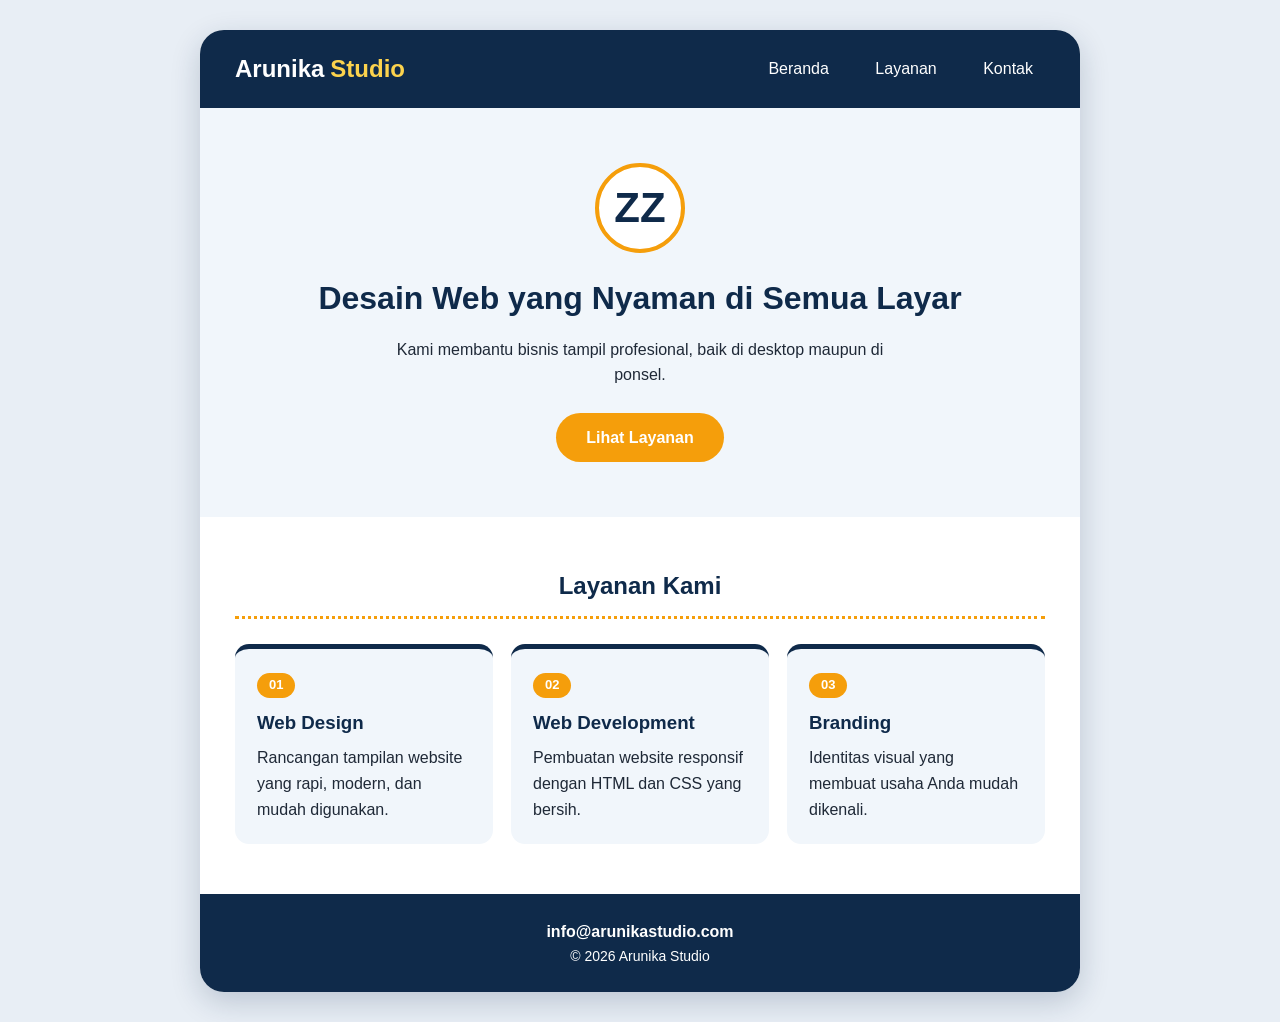
<file: Pertemuan 4/index.html>
<!DOCTYPE html>
<html lang="id">
<head>
    <meta charset="UTF-8">
    <meta name="viewport" content="width=device-width, initial-scale=1.0">
    <title>Arunika Studio - Landing Page</title>
    <link rel="stylesheet" href="css/style.css">
</head>
<body>

    <div class="page">

        <!-- Header -->
        <header>
            <h1 class="brand">Arunika<span>Studio</span></h1>
            <nav>
                <a href="#hero">Beranda</a>
                <a href="#layanan">Layanan</a>
                <a href="#kontak">Kontak</a>
            </nav>
        </header>

        <!-- Hero -->
        <section id="hero">
            <div class="logo-circle">ZZ</div>
            <h2>Desain Web yang Nyaman di Semua Layar</h2>
            <p>Kami membantu bisnis tampil profesional, baik di desktop maupun di ponsel.</p>
            <a href="#layanan" class="btn">Lihat Layanan</a>
        </section>

        <!-- Tiga Layanan -->
        <section id="layanan">
            <h2 class="heading">Layanan Kami</h2>
            <div class="service-list">
                <div class="service-card">
                    <span class="number">01</span>
                    <h3>Web Design</h3>
                    <p>Rancangan tampilan website yang rapi, modern, dan mudah digunakan.</p>
                </div>
                <div class="service-card">
                    <span class="number">02</span>
                    <h3>Web Development</h3>
                    <p>Pembuatan website responsif dengan HTML dan CSS yang bersih.</p>
                </div>
                <div class="service-card">
                    <span class="number">03</span>
                    <h3>Branding</h3>
                    <p>Identitas visual yang membuat usaha Anda mudah dikenali.</p>
                </div>
            </div>
        </section>

        <!-- Footer -->
        <footer id="kontak">
            <p class="contact">info@arunikastudio.com</p>
            <p>&copy; 2026 Arunika Studio</p>
        </footer>

    </div>

</body>
</html>
</file>
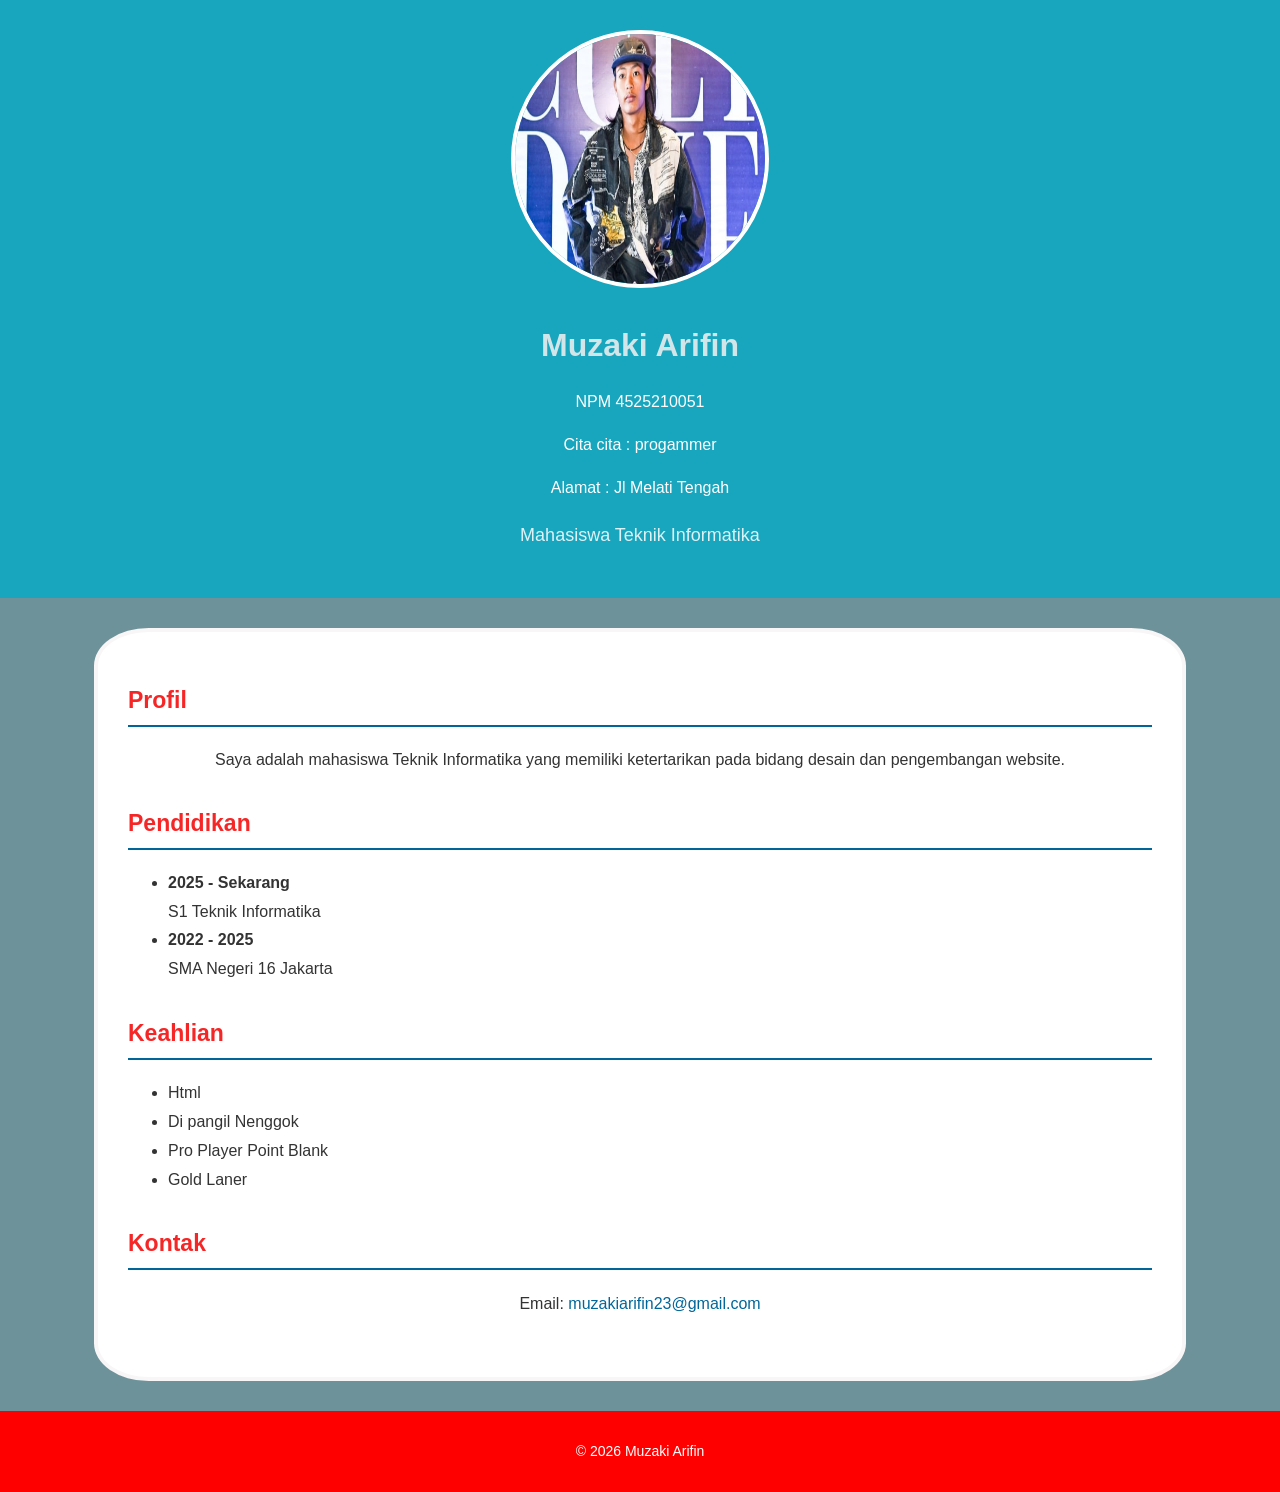
<file: pertemuan 3/contoh2/index.html>
<!DOCTYPE html>
<html lang="id">
<head>
  <meta charset="UTF-8">
  <meta name="viewport" content="width=device-width, initial-scale=1.0">
  <title>Curriculum Vitae</title>
  <!-- Menghubungkan HTML dengan file CSS -->
  <link rel="stylesheet" href="css/style.css">
</head>
<body>

  <header>
    <img
      src="img/bonge.jpg" alt="Foto Profil Mahasiswa" class="foto-profil">
    <h1>Muzaki Arifin</h1>
    <p>NPM 4525210051</p>
    <p>Cita cita : progammer</p>
    <p>Alamat : Jl Melati Tengah</p>
    <p class="profesi">
    Mahasiswa Teknik Informatika
    </p>
  </header>

  <main>

    <!-- Profil -->
    <section>
      <h2>Profil</h2>
      <p>
        Saya adalah mahasiswa Teknik Informatika yang memiliki ketertarikan pada
        bidang desain dan pengembangan website.
      </p>
    </section>

    <!-- Pendidikan -->
    <section>
      <h2>Pendidikan</h2>
      <ul>
        <li>
          <strong>2025 - Sekarang</strong><br> S1 Teknik Informatika
        </li>
        <li>
          <strong>2022 - 2025</strong><br> SMA Negeri 16 Jakarta
        </li>
      </ul>
    </section>

    <!-- Keahlian -->
    <section>
      <h2>Keahlian</h2>
      <ul>
        <li>Html</li>
        <li>Di pangil Nenggok</li>
        <li>Pro Player Point Blank</li>
        <li>Gold Laner</li>
      </ul>
    </section>

    <!-- Kontak -->
    <section>
      <h2>Kontak</h2>
      <p>
        Email:
        <a href="mailto:muzakiarifin23@gmail.com"> muzakiarifin23@gmail.com
        </a>
      </p>
    </section>

  </main>

  <footer>
    <p>
      &copy; 2026 Muzaki Arifin
    </p>
  </footer>

</body>
</html>
</file>
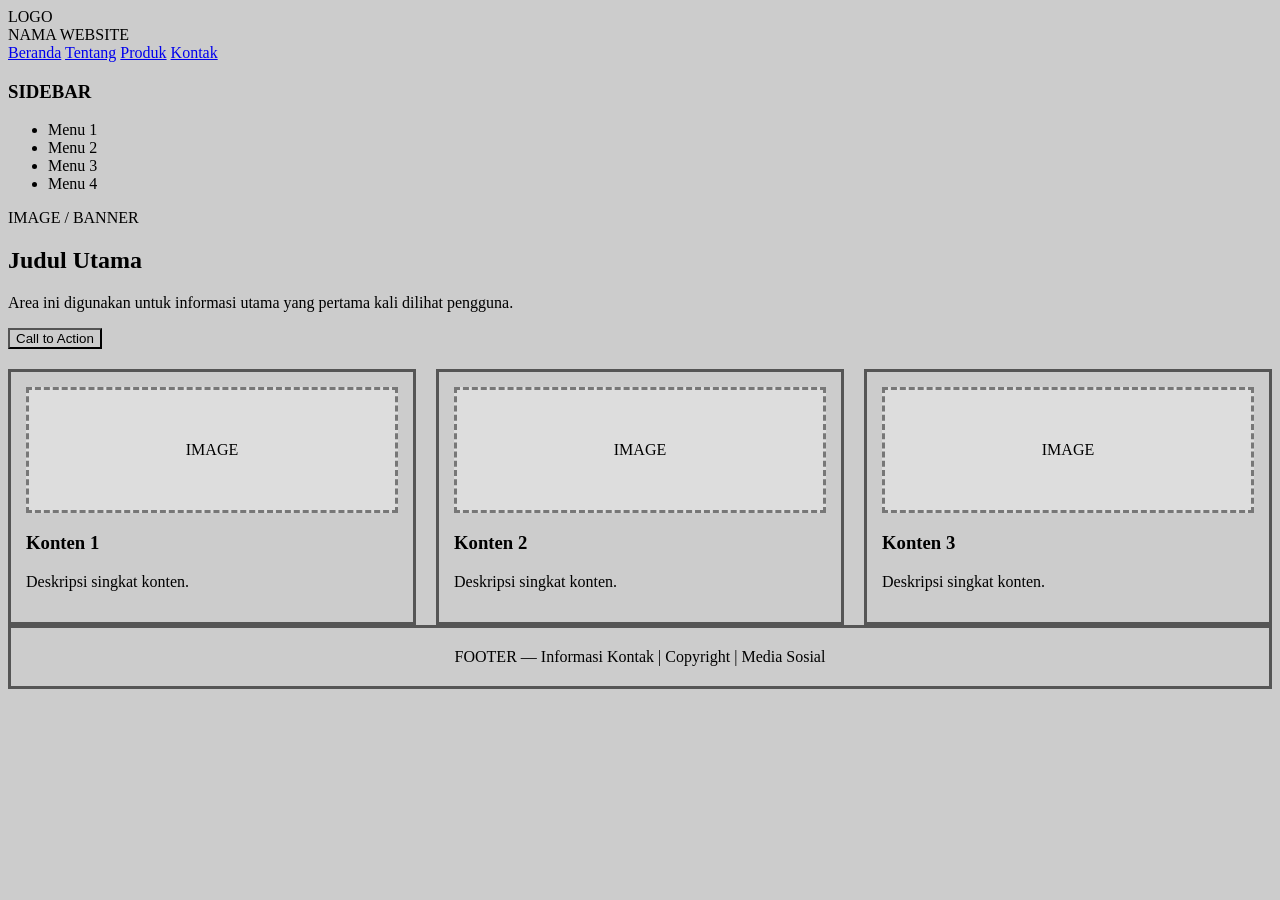
<file: Pertemuan 5/contoh 1/index.html>
<!DOCTYPE html>
<html lang="id">
<head>
    <meta charset="UTF-8">
    <meta name="viewport"
          content="width=device-width, initial-scale=1.0">
    <title>Low Fidelity Wireframe</title>
    <link rel="stylesheet" href="css/style.css">
</head>
<body>

    <!-- Header -->
    <header class="header">
        <div class="logo">
            LOGO
        </div>
        <div class="judul">
            NAMA WEBSITE
        </div>
    </header>

    <!-- Navbar -->
    <nav class="navbar">
        <a href="#">Beranda</a>
        <a href="#">Tentang</a>
        <a href="#">Produk</a>
        <a href="#">Kontak</a>
    </nav>

    <!-- Layout utama -->
    <main class="layout">

        <!-- Sidebar -->
        <aside class="sidebar">
            <h3>SIDEBAR</h3>
            <ul>
                <li>Menu 1</li>
                <li>Menu 2</li>
                <li>Menu 3</li>
                <li>Menu 4</li>
            </ul>
        </aside>

        <!-- Content -->
        <section class="content">
            <div class="hero">
                <div class="image-placeholder">
                    IMAGE / BANNER
                </div>

                <h1>Judul Utama</h1>
                <p>
                    Area ini digunakan untuk informasi utama
                    yang pertama kali dilihat pengguna.
                </p>

                <button>
                    Call to Action
                </button>
            </div>

            <!-- Card -->
            <div class="card-container">

                <div class="card">
                    <div class="gambar-card">
                        IMAGE
                    </div>
                    <h3>Konten 1</h3>
                    <p>
                        Deskripsi singkat konten.
                    </p>
                </div>

                <div class="card">
                    <div class="gambar-card">
                        IMAGE
                    </div>
                    <h3>Konten 2</h3>
                    <p>
                        Deskripsi singkat konten.
                    </p>
                </div>

                <div class="card">
                    <div class="gambar-card">
                        IMAGE
                    </div>
                    <h3>Konten 3</h3>
                    <p>
                        Deskripsi singkat konten.
                    </p>
                </div>

            </div>
        </section>
    </main>

    <!-- Footer -->
    <footer class="footer">
        FOOTER — Informasi Kontak | Copyright | Media Sosial
    </footer>

</body>
</html>
</file>
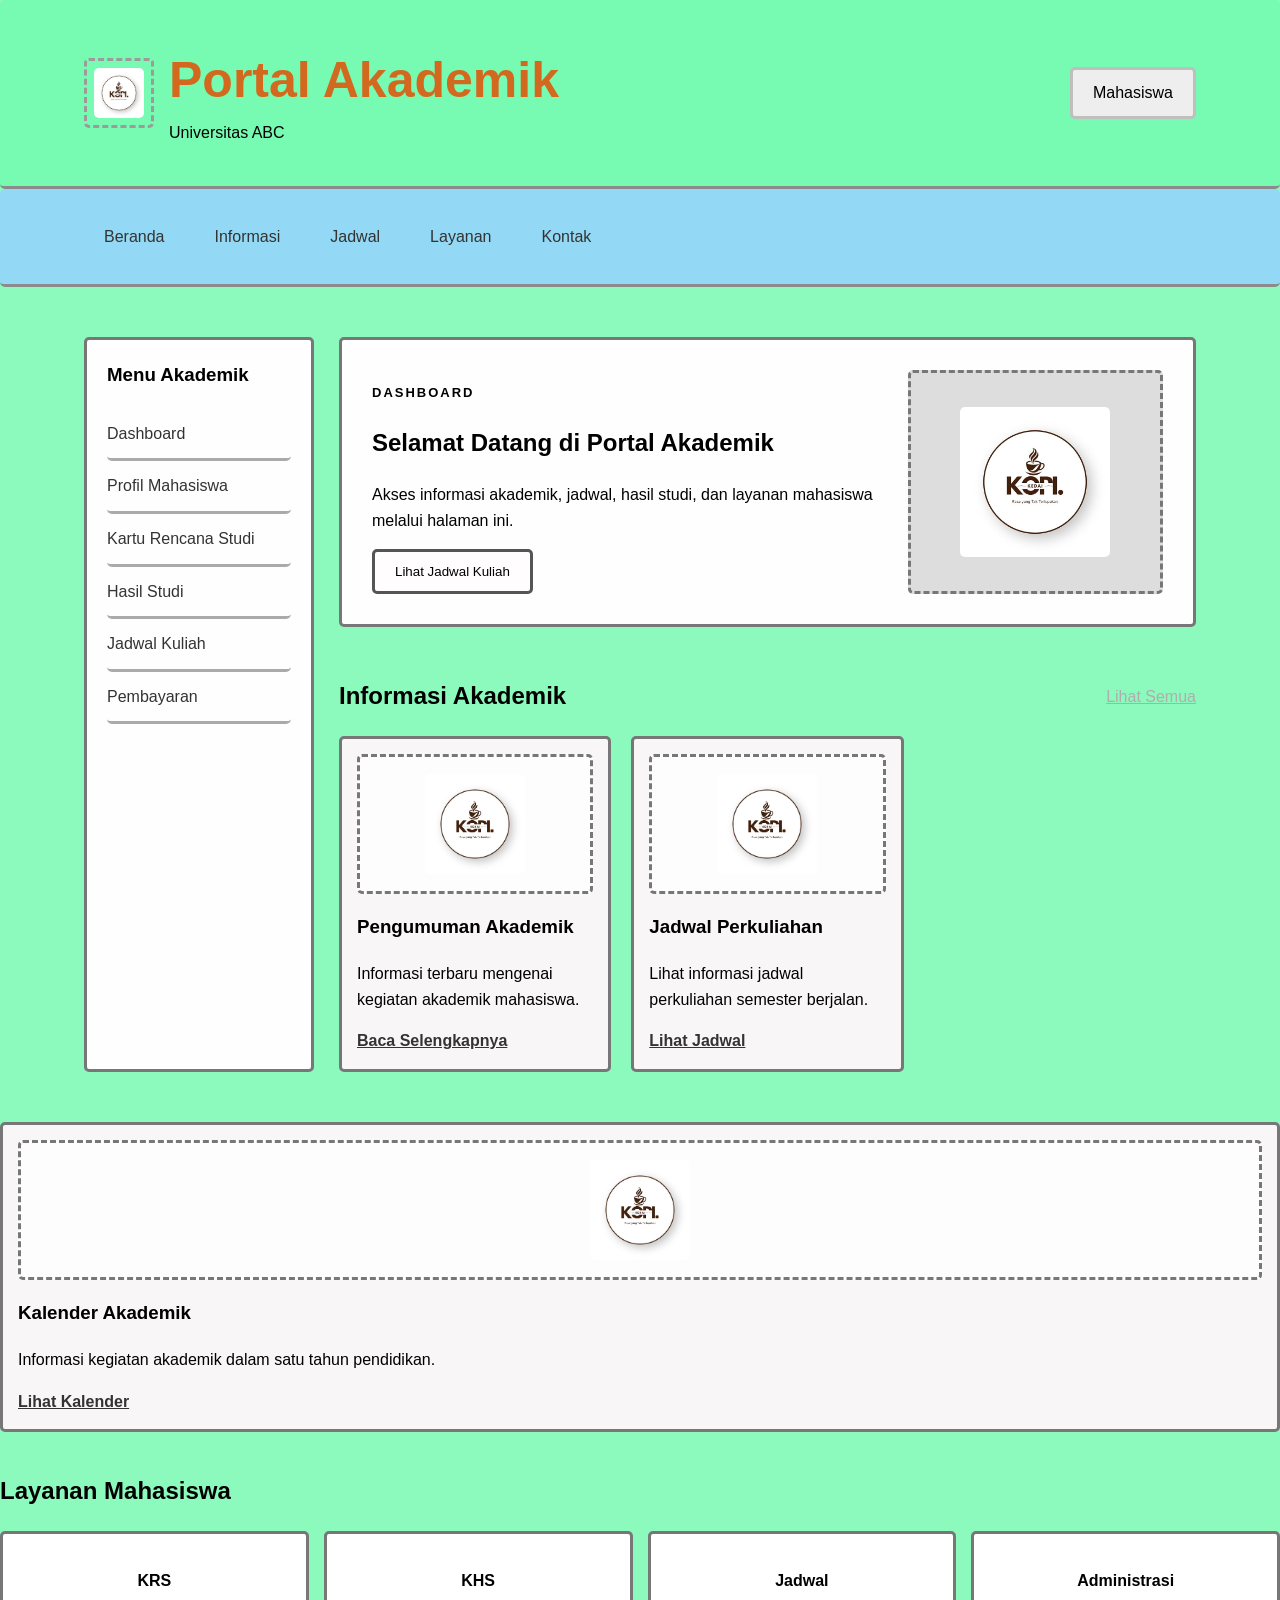
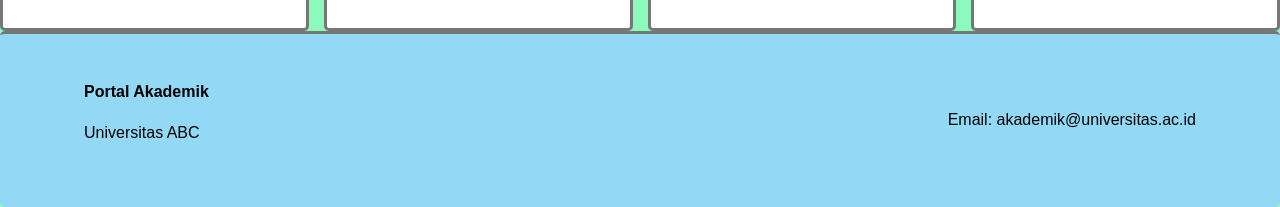
<file: Pertemuan 5/contoh 2/index.html>
<!DOCTYPE html>
<html lang="id">
<head>
    <meta charset="UTF-8">
    <meta name="viewport"
          content="width=device-width, initial-scale=1.0">
    <title>Wireframe Portal Akademik</title>
    <link rel="stylesheet" href="css/style.css">
</head>
<body>
    <!-- Header -->
    <header>
        <div class="container header-wrapper">
            <div class="brand">
                <div class="logo-placeholder">
                    <img src="img/images.jpg" alt="Logo Universitas" width="50" height="50">
                </div>
                <div>
                    <h1>Portal Akademik</h1>
                    <p>Universitas ABC</p>
                </div>
            </div>
            <div class="profile">
                Mahasiswa
            </div>
        </div>
    </header>

    <!-- Navigation -->
    <nav>
        <div class="container nav-wrapper">
            <a href="#beranda">Beranda</a>
            <a href="#informasi">Informasi</a>
            <a href="#jadwal">Jadwal</a>
            <a href="#layanan">Layanan</a>
            <a href="#kontak">Kontak</a>
        </div>
    </nav>

    <!-- Main -->
    <main class="container main-layout">
        <!-- Sidebar -->
        <aside class="sidebar">
            <h3>Menu Akademik</h3>
            <a href="#">Dashboard</a>
            <a href="#">Profil Mahasiswa</a>
            <a href="#">Kartu Rencana Studi</a>
            <a href="#">Hasil Studi</a>
            <a href="#">Jadwal Kuliah</a>
            <a href="#">Pembayaran</a>
        </aside>

        <!-- Main Content -->
        <section class="content">
            <!-- Hero -->
            <section id="beranda" class="hero">
                <div class="hero-text">
                    <p class="label">DASHBOARD</p>
                    <h2>Selamat Datang di Portal Akademik</h2>
                    <p>
                        Akses informasi akademik, jadwal,
                        hasil studi, dan layanan mahasiswa
                        melalui halaman ini.
                    </p>
                    <button>Lihat Jadwal Kuliah</button>
                </div>

                <div class="hero-image">
                    <img src="img/images.jpg" alt="Logo Universitas" width="150" height="150">
                </div>
            </section>

            <!-- Informasi -->
            <section id="informasi">
                <div class="section-title">
                    <h2>Informasi Akademik</h2>
                    <a href="#">Lihat Semua</a>
                </div>

                <div class="card-grid">
                    <article class="card">
                        <div class="card-image">
                            <img src="img/images.jpg" alt="Pengumuman Akademik" width="100" height="100">
                        </div>
                        <h3>Pengumuman Akademik</h3>
                        <p>
                            Informasi terbaru mengenai
                            kegiatan akademik mahasiswa.
                        </p>
                        <a href="#">Baca Selengkapnya</a>
                    </article>

                    <article class="card">
                        <div class="card-image">
                            <img src="img/images.jpg" alt="Jadwal Perkuliahan" width="100" height="100">
                        </div>
                        <h3>Jadwal Perkuliahan</h3>
                        <p>
                            Lihat informasi jadwal
                            perkuliahan semester berjalan.
                        </p>
                        <a href="#">Lihat Jadwal</a>
                    </article>

                    <!-- Bagian selanjutnya tidak terlihat
                         secara lengkap pada gambar -->

                </div>
            </section>
        </section>
    </main>
</body>
</html>
                    <article class="card">
                        <div class="card-image">
                            <img src="img/images.jpg" alt="Kalender Akademik" width="100" height="100">
                        </div>
                        <h3>Kalender Akademik</h3>
                        <p>
                            Informasi kegiatan akademik
                            dalam satu tahun pendidikan.
                        </p>
                        <a href="#">
                            Lihat Kalender
                        </a>
                    </article>
                </div>
            </section>

            <!-- Layanan -->
            <section id="layanan" class="layanan">
                <h2>Layanan Mahasiswa</h2>
                <div class="layanan-grid">
                    <div class="layanan-item">
                        KRS
                    </div>
                    <div class="layanan-item">
                        KHS
                    </div>
                    <div class="layanan-item">
                        Jadwal
                    </div>
                    <div class="layanan-item">
                        Administrasi
                    </div>
                </div>
            </section>
        </section>
    </main>

    <!-- Footer -->
    <footer id="kontak">
        <div class="container footer-wrapper">
            <div>
                <strong>Portal Akademik</strong>
                <p>
                    Universitas ABC
                </p>
            </div>
            <div>
                Email: akademik@universitas.ac.id
            </div>
        </div>
    </footer>
</body>
</html>
</file>
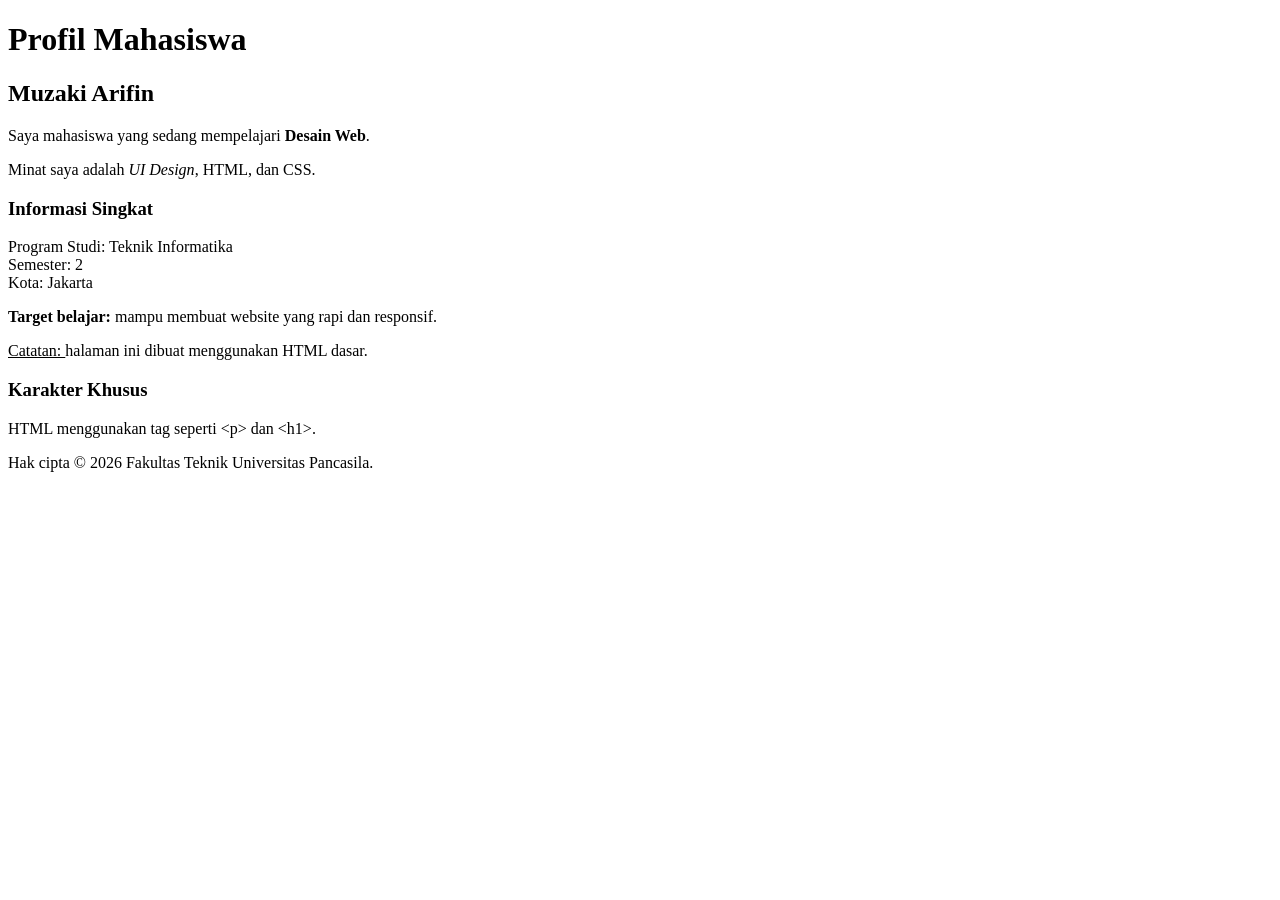
<file: Pertemuan 1/contohprogram.html>
<!DOCTYPE html>
<html lang="id">
<head>
    <meta charset="UTF-8">
    <meta name="viewport" content="width=device-width, initial-scale=1.0">
    <title>Profil Mahasiswa </title>
</head>
<body>
    <h1>Profil Mahasiswa</h1>
    <h2>Muzaki Arifin</h2>
    <p>Saya mahasiswa yang sedang mempelajari <strong>Desain Web</strong>.</p>
    <p>Minat saya adalah <em>UI Design</em>, HTML, dan CSS.</p>
    <h3>Informasi Singkat</h3>
    <p>Program Studi: Teknik Informatika<br>
        Semester: 2<br>
        Kota: Jakarta</p>
    <p><b>Target belajar: </b> mampu membuat website yang rapi dan responsif.</p>
    <p><u>Catatan: </u> halaman ini dibuat menggunakan HTML dasar.</p>
    <h3>Karakter Khusus</h3>
    <p>HTML menggunakan tag seperti &lt;p&gt; dan &lt;h1&gt;.</p>
    <p>Hak cipta &copy; 2026 Fakultas Teknik Universitas Pancasila.</p>
</body>
</html>
</file>
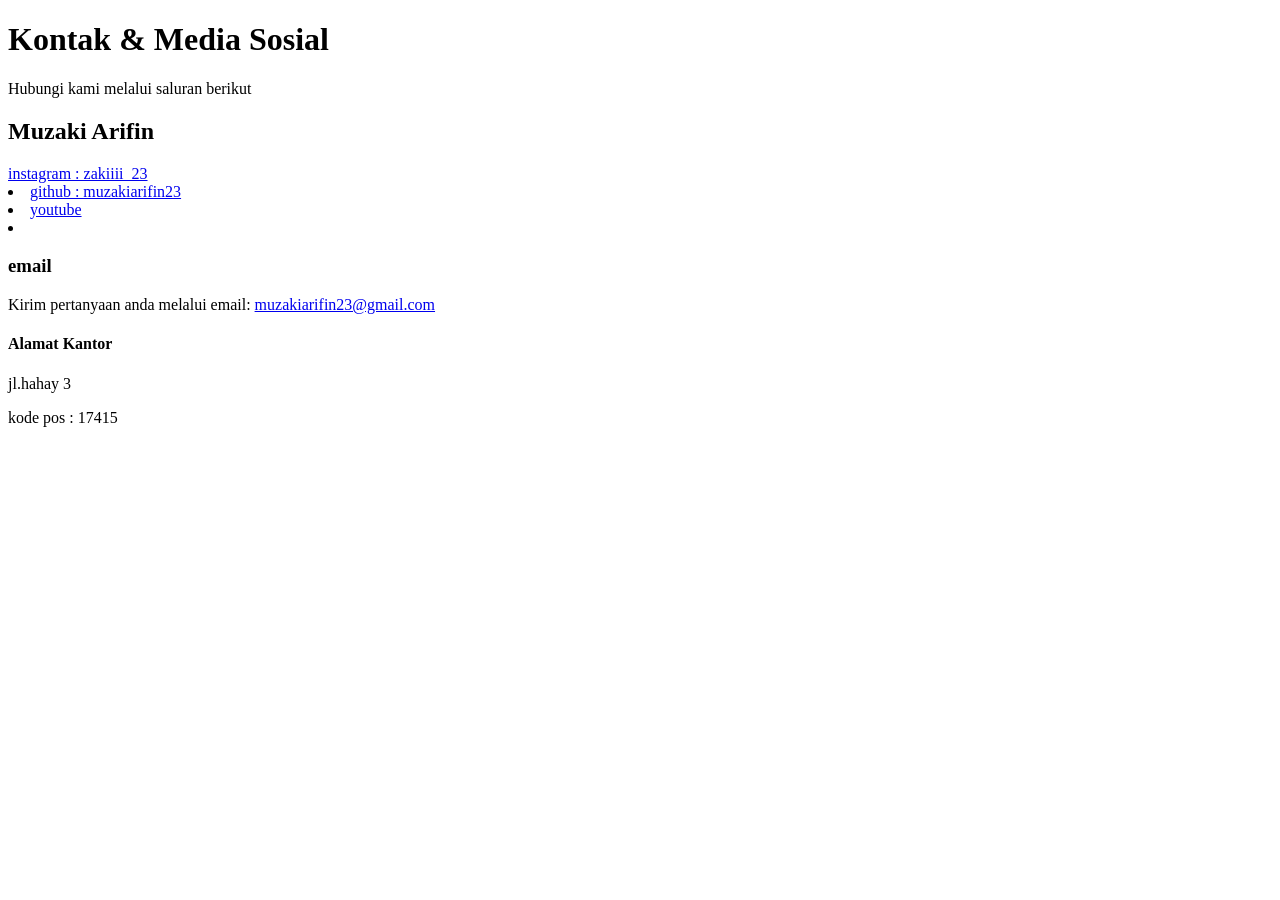
<file: Pertemuan 1/quiz.html>
<!DOCTYPE html>
<html lang="id">
<head>
    <meta charset="UTF-8">
    <meta name="viewport" content="width=device-width, initial-scale=1.0">
    <title>Document </title>
</head>
<body>
<h1>Kontak & Media Sosial</h1>
<p>Hubungi kami melalui saluran berikut</p>
    <h2>Muzaki Arifin</h2>
    <a href ="https://www.instagram.com/zakiiii_23?stkn=MXJidGkyNWhjYnBhdw==" >instagram : zakiiii_23 <li>
    <a href ="https://github.com/muzakiarifin23-design/" >github : muzakiarifin23 <li>     
    <a href ="https://www.youtube.com/" >youtube </a> <li>

    <h3>email</h3>
    <p> Kirim pertanyaan anda melalui email: <a href="mailto:muzakiarifin23@gmail.com">muzakiarifin23@gmail.com </a> </p>
    
<h4>Alamat Kantor</h4>
<p>jl.hahay 3</p>
<p>kode pos : 17415 </p>

</body>
</html>
</file>
<file: Pertemuan 4/css/style.css>
* {
    margin: 0;
    padding: 0;
    box-sizing: border-box; /* box model: lebar sudah termasuk padding & border */
}

body {
    font-family: "Segoe UI", Tahoma, sans-serif;
    line-height: 1.6;
    color: #1f2937;
    background-color: #e8eef5;
    padding: 30px 15px;
}

/* ===== Kotak utama halaman ===== */
.page {
    max-width: 880px;
    margin: 0 auto;
    background-color: #ffffff;
    border-radius: 24px;
    overflow: hidden;
    box-shadow: 0 10px 30px rgba(15, 42, 74, 0.2);
}

/* ===== Class reusable 1: .heading (judul section) ===== */
.heading {
    font-family: "Trebuchet MS", sans-serif;
    font-size: 24px;
    color: #0f2a4a;
    text-align: center;
    padding-bottom: 10px;
    margin-bottom: 25px;
    border-bottom: 3px dotted #f59e0b;
}

/* ===== Class reusable 2: .btn (tombol) ===== */
.btn {
    display: inline-block;
    padding: 12px 30px;
    background-color: #f59e0b;
    color: #ffffff;
    font-weight: bold;
    text-decoration: none;
    border-radius: 50px;
}

.btn:hover {
    background-color: #0f2a4a;
}

/* ===== Header ===== */
header {
    display: flex;
    justify-content: space-between;
    align-items: center;
    padding: 20px 35px;
    background-color: #0f2a4a;
}

.brand {
    font-family: "Trebuchet MS", sans-serif;
    font-size: 24px;
    color: #ffffff;
}

.brand span {
    color: #fcd34d;
    margin-left: 6px;
}

nav a {
    color: #ffffff;
    text-decoration: none;
    margin-left: 18px;
    padding: 6px 12px;
    border-radius: 20px;
}

nav a:hover {
    background-color: #ffffff;
    color: #0f2a4a;
}

/* ===== Hero ===== */
#hero {
    text-align: center;
    padding: 55px 35px;
    background-color: #f1f6fb;
}

.logo-circle {
    width: 90px;
    height: 90px;
    margin: 0 auto 20px;
    line-height: 82px;
    font-size: 42px;
    font-weight: bold;
    color: #0f2a4a;
    background-color: #ffffff;
    border: 4px solid #f59e0b;
    border-radius: 50%;
}

#hero h2 {
    font-family: "Trebuchet MS", sans-serif;
    font-size: 32px;
    color: #0f2a4a;
    margin-bottom: 12px;
}

#hero p {
    max-width: 500px;
    margin: 0 auto 25px;
}

/* ===== Layanan (3 card) ===== */
#layanan {
    padding: 50px 35px;
}

.service-list {
    display: flex;
    gap: 18px;
}

.service-card {
    flex: 1;
    padding: 22px;
    background-color: #f1f6fb;
    border-top: 5px solid #0f2a4a;
    border-radius: 14px;
}

.number {
    display: inline-block;
    padding: 2px 12px;
    margin-bottom: 10px;
    font-size: 13px;
    font-weight: bold;
    color: #ffffff;
    background-color: #f59e0b;
    border-radius: 20px;
}

.service-card h3 {
    font-family: "Trebuchet MS", sans-serif;
    color: #0f2a4a;
    margin-bottom: 8px;
}

/* ===== Footer ===== */
footer {
    text-align: center;
    padding: 25px;
    font-size: 14px;
    color: #ffffff;
    background-color: #0f2a4a;
}

.contact {
    font-weight: bold;
    font-size: 16px;
}

/* ===== Media query (di bawah 768px): card jadi satu kolom ===== */
@media (max-width: 767px) {
    header {
        flex-direction: column;
        gap: 10px;
        padding: 20px;
    }

    nav a {
        margin: 0 4px;
    }

    #hero {
        padding: 40px 20px;
    }

    #hero h2 {
        font-size: 24px;
    }

    #layanan {
        padding: 35px 20px;
    }

    .service-list {
        flex-direction: column;
    }
}
</file>
<file: pertemuan 3/contoh2/css/style.css>
/* =========================
   PENGATURAN DASAR HALAMAN
   ========================= */
body {
  font-family: Arial, Helvetica, sans-serif; font-size: 16px;
  line-height: 1.7; background-color: #6d9299; color: #333333;
  margin: 0;
}

/* =========================
   HEADER
   ========================= */
header {
  background-color: #18a5be; 
  color: white;
  text-align: center; 
  padding: 30px;
}

header h1 {
  font-size: 32px;
  font-weight: bold;
  color: rgba(243, 240, 240, 0.85);
  margin-bottom: 5px;
}

.profesi {
  font-size: 18px;
  font-weight: normal;
  color: rgba(255, 255, 255, 0.85);
}

.foto-profil {
  width: 250px;
  height: 250px;
  border-radius: 50%; 
  border: 4px solid white;
}

/* =========================
   KONTEN UTAMA
   ========================= */
main {
  width: 80%; margin: 30px auto;
  background-color: white;
  padding: 30px;
  border-radius: 5%; 
  border: 4px solid rgb(248, 246, 246);
}

section {
  margin-bottom: 30px;
}

h2 {
  color: #006699; 
  font-size: 23px;
  border-bottom: 2px solid #006699;
  color: rgba(245, 0, 0, 0.85); 
  padding-bottom: 5px;
}

p {
  font-size: 16px; 
  text-align: justify;
  text-align: center;
}

ul {
  line-height: 1.8;
}

/* =========================
   HYPERLINK
   ========================= */
a {
  color: #006699;
  text-decoration: none;
}

a:hover {
  text-decoration: underline;
}

/* =========================
   FOOTER
   ========================= */
footer {
  background-color: rgb(255, 0, 0);
  color: white;
  text-align: center; 
  padding: 15px;
}

footer p {
  text-align: center; font-size: 14px;
}
</file>
<file: Pertemuan 5/contoh 1/css/style.css>
* {
    background-color: #cccccc;
    cursor: pointer;
}

/* ==========================
   CARD
   ========================== */
.card-container {
    display: flex;
    gap: 20px;
    margin-top: 20px;
}

.card {
    flex: 1;
    border: 3px solid #555555;
    padding: 15px;
}

.gambar-card {
    height: 120px;
    border: 3px dashed #777777;
    display: flex;
    justify-content: center;
    align-items: center;
    background-color: #dddddd;
}

/* ==========================
   FOOTER
   ========================== */
.footer {
    text-align: center;
    padding: 20px;
    border: 3px solid #555555;
    background-color: #cccccc;
}

/* ==========================
   RESPONSIVE
   ========================== */
@media (max-width: 768px) {
    .layout {
        flex-direction: column;
    }

    .sidebar,
    .content {
        width: 100%;
    }

    .card-container {
        flex-direction: column;
    }

    .navbar {
        flex-wrap: wrap;
    }
}
</file>
<file: Pertemuan 5/contoh 2/css/style.css>
* {
    box-sizing: border-box;
    border-radius:5px;
}

body {
    margin: 0;
    font-family: Arial, sans-serif;
    background-color: #73faaed0;
    color: #000000;
    line-height: 1.6;
}

.container {
    width: 90%;
    max-width: 1200px;
    margin: auto;
    padding: 20px;
}

/* =========================
   HEADER
   ========================= */
header {
    background-color: #73faaed0;
    border-bottom: 3px solid #8b8b8b;
    padding: 20px 0;
}

.header-wrapper {
    display: flex;
    justify-content: space-between;
    align-items: center;
}

.brand {
    display: flex;
    align-items: center;
    gap: 15px;
}

.logo-placeholder {
    width: 70px;
    height: 70px;
    border: 3px dashed #a09999;
    display: flex;
    align-items: center;
    justify-content: center;
}

.brand h1 {
    margin: 0;
    color:chocolate;
    font-size: 50px;
}

.brand p {
    margin: 0;
}

.profile {
    padding: 10px 20px;
    border: 3px solid #c0bebe;
    background-color: #eeeeee;
}

/* =========================
   NAV
   ========================= */
nav {
    background-color: #93d9f5;
    border-bottom: 3px solid #8b8b8b;
}

.nav-wrapper {
    display: flex;
    gap: 10px;
}

nav a {
    display: block;
    padding: 15px 20px;
    text-decoration: none;
    color: #333333;
}

nav a:hover {
    background-color: #f70303;
}

/* =========================
   MAIN LAYOUT
   ========================= */
.main-layout {
    display: grid;
    grid-template-columns: 230px 1fr;
    gap: 25px;
    margin-top: 30px;
    margin-bottom: 30px;
}

/* =========================
   SIDEBAR
   ========================= */
.sidebar {
    background-color: #fffefe;
    border: 3px solid #777777;
    padding: 20px;
}

.sidebar h3 {
    margin-top: 0;
}

.sidebar a {
    display: block;
    color: #333333;
    text-decoration: none;
    border-bottom: 3px solid #aaaaaa;
    padding: 12px 0;
}

.sidebar a:hover {
    font-weight: bold;
}

/* =========================
   CONTENT
   ========================= */
.content {
    min-width: 0;
}

/* =========================
   HERO
   ========================= */
.hero {
    display: grid;
    grid-template-columns: 2fr 1fr;
    gap: 25px;
    padding: 30px;
    border: 3px solid #777777;
    background-color: #fffefe;
    margin-bottom: 30px;
}

.hero-image {
    min-height: 220px;
    border: 3px dashed #777777;
    display: flex;
    align-items: center;
    justify-content: center;
    background-color: #dddddd;
}

.label {
    font-size: 13px;
    font-weight: bold;
    letter-spacing: 2px;
}

.hero button {
    padding: 12px 20px;
    border: 3px solid #555555;
    background-color: #fffdfd;
    cursor: pointer;
}

/* =========================
   SECTION TITLE
   ========================= */
.section-title {
    display: flex;
    justify-content: space-between;
    align-items: center;
}

.section-title a {
    color: #afadad;
}

/* =========================
   CARD
   ========================= */
.card-grid {
    display: grid;
    grid-template-columns: repeat(3, 1fr);
    gap: 20px;
}

.card {
    background-color: #f8f6f6;
    border: 3px solid #777777;
    padding: 15px;
}

.card-image {
    height: 140px;
    background-color: #fdfdfd;
    border: 3px dashed #777777;
    display: flex;
    align-items: center;
    justify-content: center;
}

.card a {
    color: #333333;
    font-weight: bold;
}

/* =========================
   LAYANAN
   ========================= */
.layanan {
    margin-top: 40px;
}

.layanan-grid {
    display: grid;
    grid-template-columns: repeat(4, 1fr);
    gap: 15px;
}

.layanan-item {
    min-height: 100px;
    border: 3px solid #777777;
    background-color: #ffffff;
    display: flex;
    align-items: center;
    justify-content: center;
    font-weight: bold;
}

/* =========================
   FOOTER
   ========================= */
footer {
    background-color: #93d9f5;
    border-top: 3px solid #777777;
    padding: 25px 0;
}

.footer-wrapper {
    display: flex;
    justify-content: space-between;
    align-items: center;
}

/* =========================
   TABLET
   ========================= */
@media (max-width: 900px) {
    .main-layout {
        grid-template-columns: 1fr;
    }
    .sidebar {
        display: flex;
        flex-wrap: wrap;
        gap: 10px;
    }
    .sidebar h3 {
        width: 100%;
    }
    .sidebar a {
        border: 1px solid #777777;
        padding: 10px;
    }
    .card-grid {
        grid-template-columns: repeat(2, 1fr);
    }
    .layanan-grid {
        grid-template-columns: repeat(2, 1fr);
    }
}

/* =========================
   SMARTPHONE
   ========================= */
@media (max-width: 600px) {
    .header-wrapper {
        flex-direction: column;
        align-items: flex-start;
        gap: 15px;
    }
    .nav-wrapper {
        flex-direction: column;
    }
    nav a {
        border-bottom: 3px solid #999999;
    }
    .hero {
        grid-template-columns: 1fr;
    }
    .hero-image {
        min-height: 160px;
    }
    .card-grid {
        grid-template-columns: 1fr;
    }
    .layanan-grid {
        grid-template-columns: 1fr;
    }
    .footer-wrapper {
        flex-direction: column;
        align-items: flex-start;
    }
}
</file>
